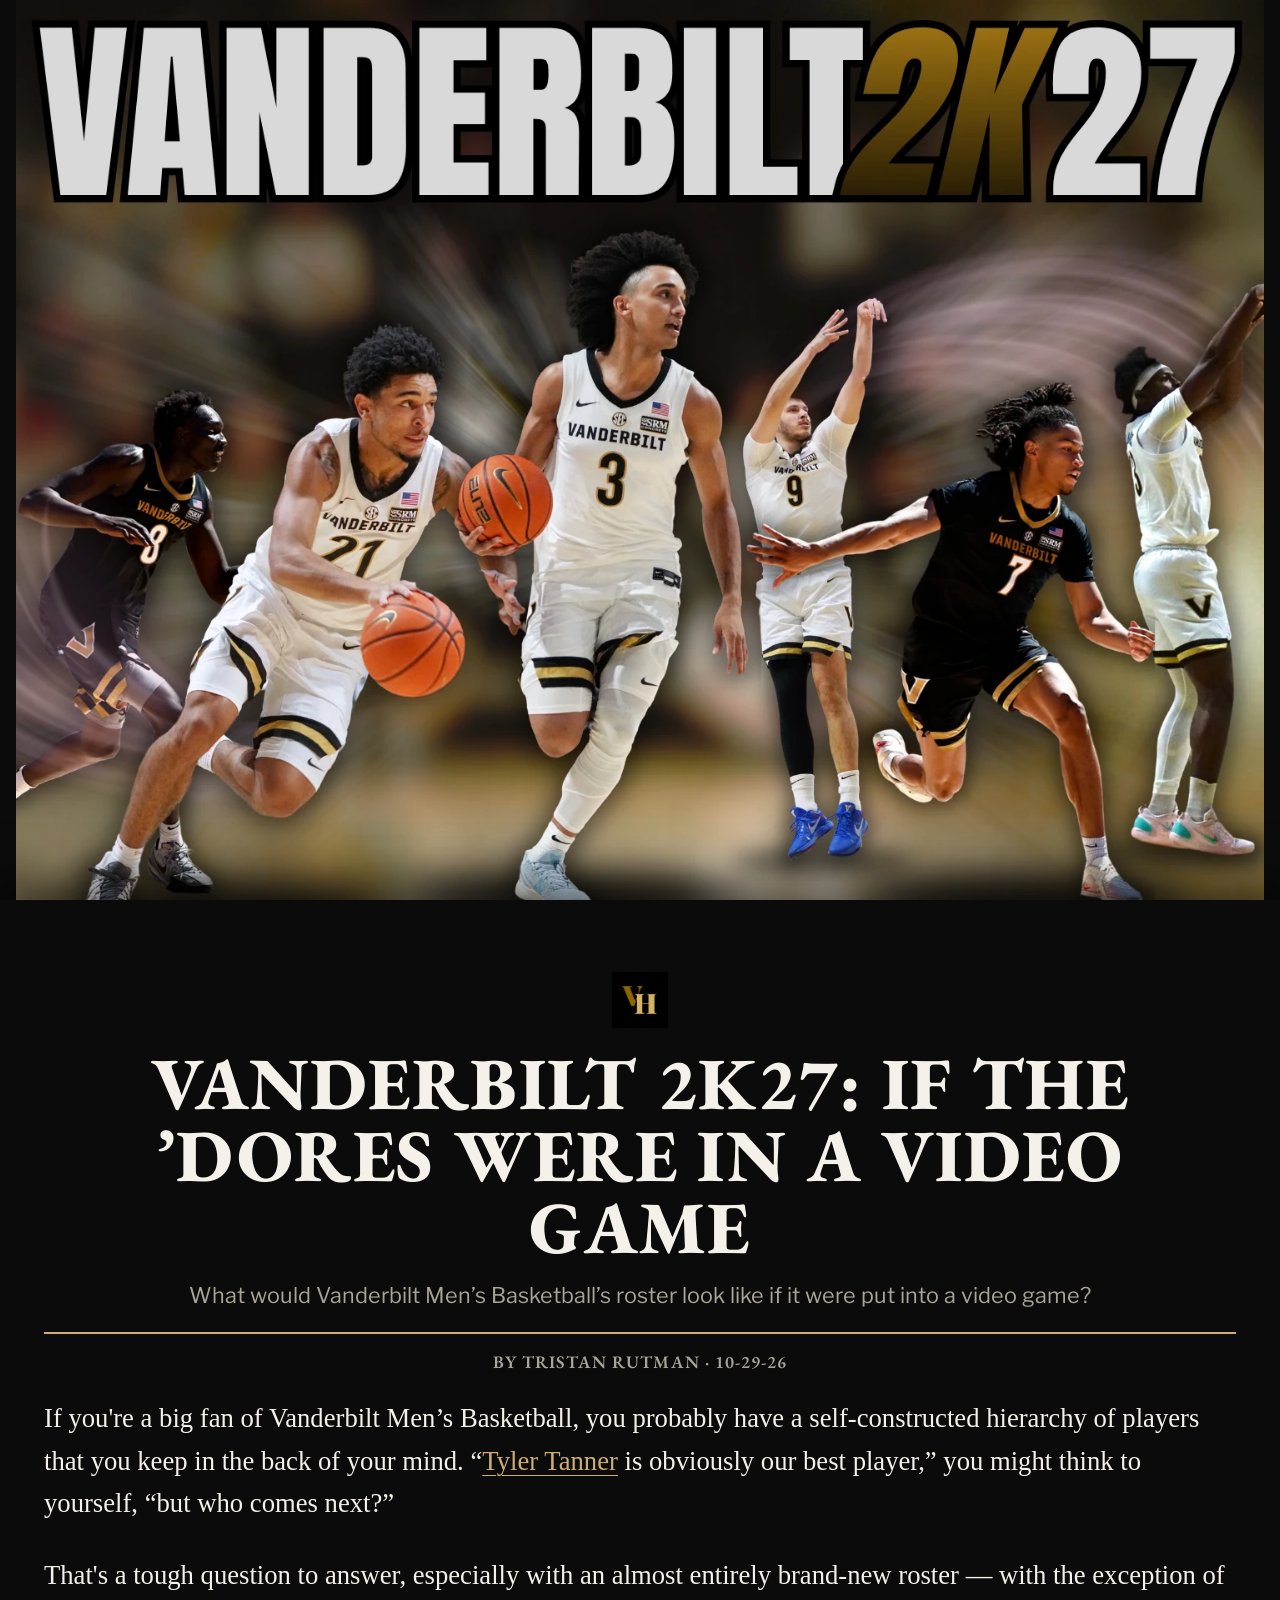
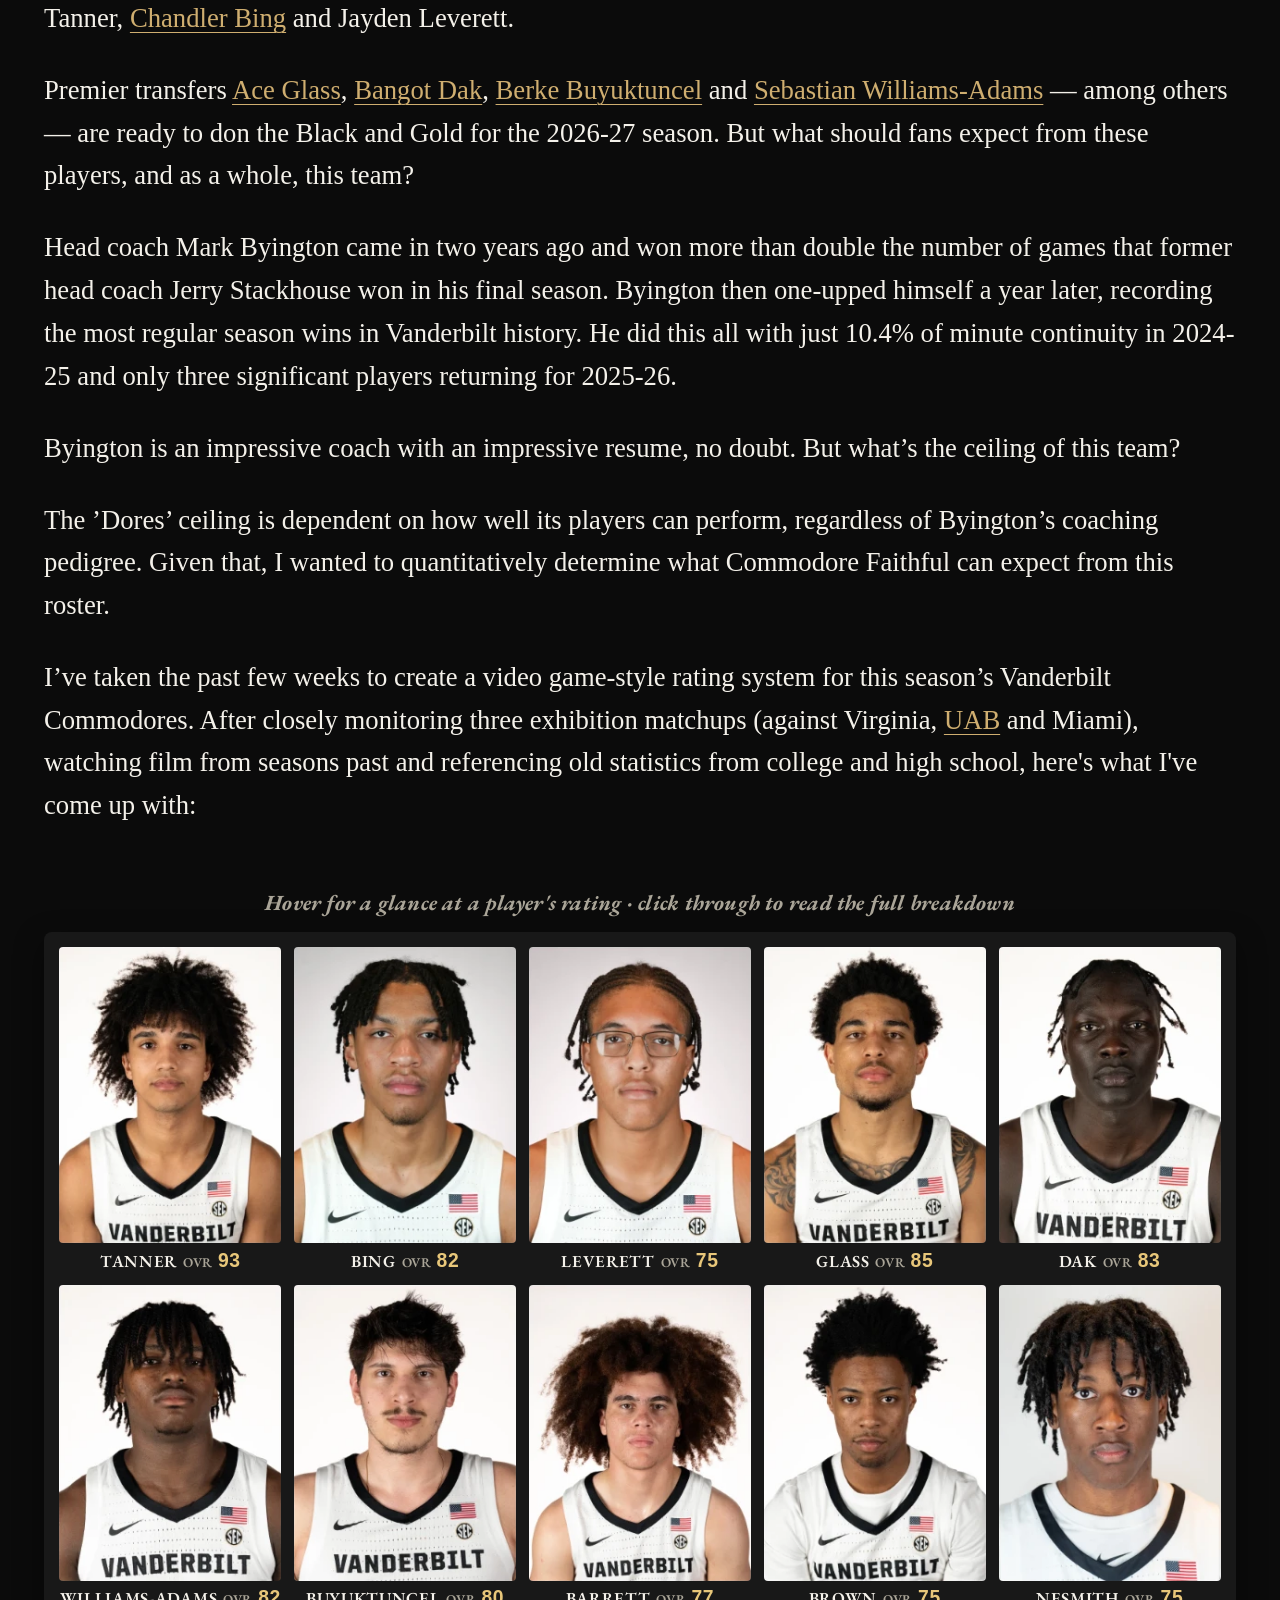
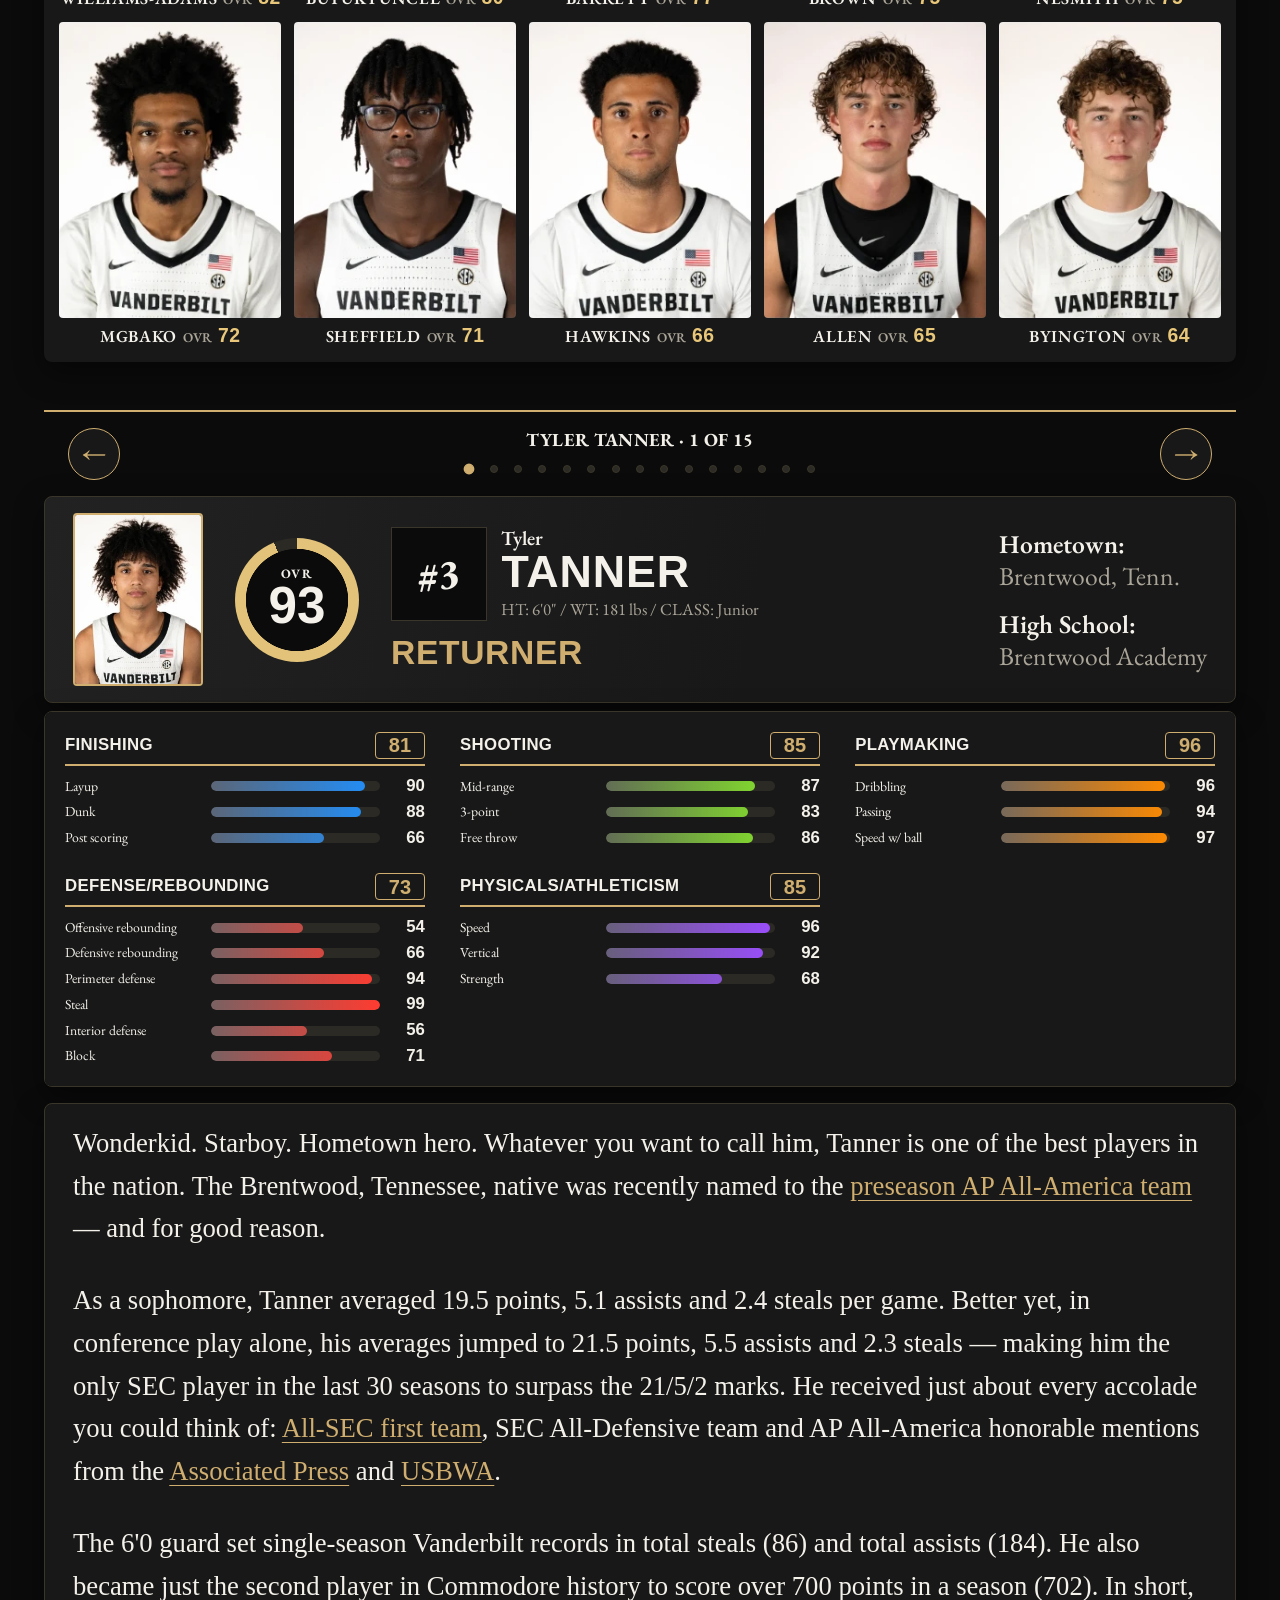
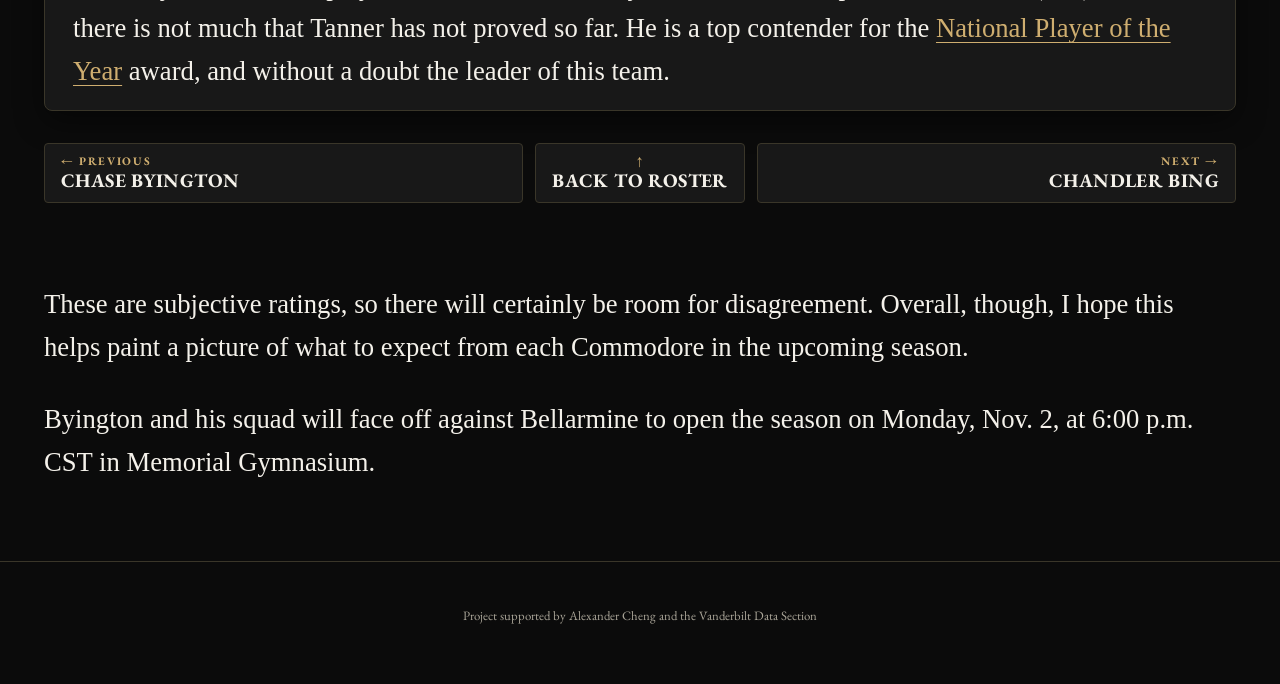
<file: index.html>
<!doctype html>
<html lang="en" data-theme="vandy">
<head>
  <meta charset="utf-8">
  <meta name="viewport" content="width=device-width, initial-scale=1">
  <title>Roster Ratings</title>
  <meta name="description" content="Interactive roster ratings.">
  <!-- Web fonts (title: EB Garamond, deck: Libre Franklin). Body uses system Georgia. Remove this block to go fully offline. -->
  <link rel="preconnect" href="https://fonts.googleapis.com">
  <link rel="preconnect" href="https://fonts.gstatic.com" crossorigin>
  <link rel="stylesheet" href="https://fonts.googleapis.com/css2?family=EB+Garamond:wght@400;500;700;800&family=Libre+Franklin:wght@400;500;600&display=swap">
  <link rel="stylesheet" href="css/tokens.css">
  <link rel="stylesheet" href="css/chart.css">
  <link rel="stylesheet" href="css/site.css">
</head>
<body id="top">
  <a class="skip" href="#roster">Skip to roster</a>

  <!-- Full-width banner: content/article.json "hero". Stays put while the article scrolls up over it. -->
  <div class="hero" id="hero"></div>

  <main>
    <!-- SECTION A: article header — content/article.json -->
    <header class="masthead" id="masthead"></header>

    <!-- SECTION B: interactive roster — data/hotspots.json -->
    <section class="roster" id="roster" aria-label="Interactive team roster" tabindex="-1">
      <p class="roster__hint"><span class="hint--hover">Hover</span><span class="hint--touch">Tap</span> for a glance at a player's rating · click through to read the full breakdown</p>
      <div id="roster-host"></div>
    </section>

    <!-- SECTION C: player profiles, generated from data/players.json -->
    <section class="profiles" id="profiles" aria-label="Player profiles"></section>

    <!-- SECTION D: concluding text — "conclusion" in content/article.json -->
    <section class="conclusion" id="conclusion" aria-label="Conclusion"></section>
  </main>

  <footer class="foot"><p>Project supported by Alexander Cheng and the Vanderbilt Data Section</p></footer>
  <noscript><p style="padding:2rem">This interactive page needs JavaScript.</p></noscript>
  <script type="module" src="js/main.js"></script>
  <!-- Cloudflare Web Analytics --><script type='module' src='https://static.cloudflareinsights.com/beacon.min.js' data-cf-beacon='{"token": "6e277459cb844ac298d3883d6197bab8"}'></script><!-- End Cloudflare Web Analytics -->
</body>
</html>
</file>
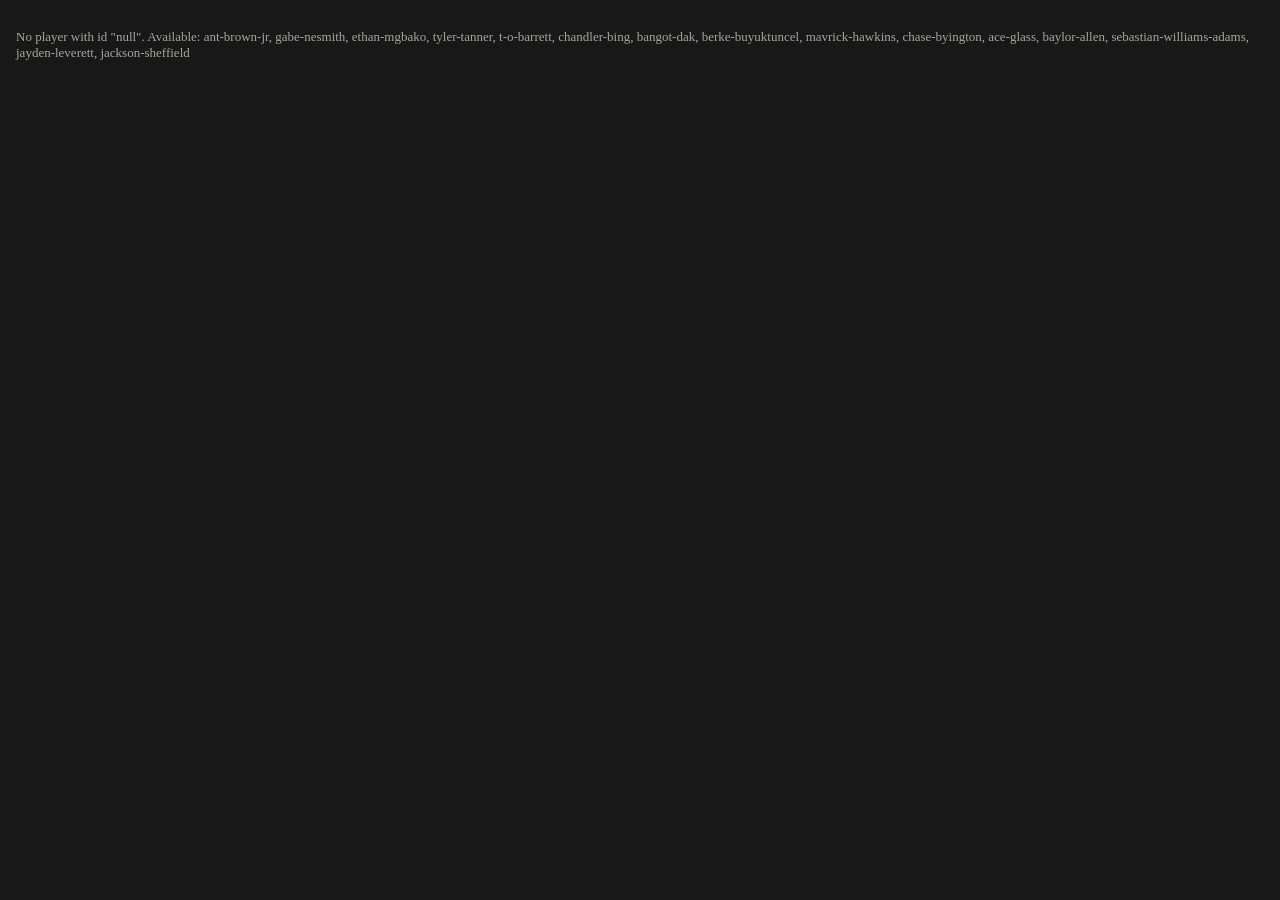
<file: charts/player.html>
<!doctype html>
<html lang="en" data-theme="vandy">
<head>
  <meta charset="utf-8">
  <meta name="viewport" content="width=device-width, initial-scale=1">
  <title>Player attribute ratings</title>
  <link rel="preconnect" href="https://fonts.googleapis.com">
  <link rel="preconnect" href="https://fonts.gstatic.com" crossorigin>
  <link rel="stylesheet" href="https://fonts.googleapis.com/css2?family=EB+Garamond:wght@400;500;700;800&display=swap">
  <link rel="stylesheet" href="../css/tokens.css">
  <link rel="stylesheet" href="../css/chart.css">
  <style>html,body{margin:0;background:var(--c-surface)}html.is-embedded,html.is-embedded body{overflow:hidden}</style>
</head>
<body>
  <!-- Usage: <iframe src="charts/player.html?p=tyler-tanner" title="Player attribute ratings"></iframe>
       Options: &theme=vandy|dark|editorial   &header=0 (hide name/overall header) -->
  <div id="chart" aria-live="polite"></div>
  <noscript>This chart needs JavaScript.</noscript>
  <script type="module" src="../js/chart-page.js"></script>
</body>
</html>
</file>
<file: css/tokens.css>
/* ==========================================================================
   DESIGN TOKENS — the single place to restyle the site.
   Active theme = <html data-theme="..."> (set from config/site.json or ?theme=).
   Defaults below are the "vandy" theme; other themes override only what differs.
   ========================================================================== */
:root, :root[data-theme="vandy"] {
  color-scheme: dark;
  /* colors */
  --c-bg: #0b0b0b;
  --c-bg-alt: #121212;
  --c-surface: #181818;
  --c-surface-2: #222;
  --c-text: #f4f1ea;
  --c-text-muted: #aaa598;
  --c-primary: #cfae70;        /* Vanderbilt gold */
  --c-secondary: #ffffff;
  --c-accent: #e8c77a;
  --c-on-primary: #0b0b0b;
  --c-border: #3a3629;
  --c-focus: #ffd980;
  --c-hotspot: rgba(207,174,112,.9);
  --c-placeholder: #8a8574;
  /* rating bars (tier colors — numbers always shown too) */
  --bar-track: #2c2a24;
  --bar-elite: #f3d68b;
  --bar-high: #cfae70;
  --bar-mid: #9d8658;
  --bar-low: #6c6858;
  --bar-na: #3a3a3a;
  /* per-category bar gradients (card layout + hover card): [low-skill end = muted, high-skill end = vivid] */
  --cat-finishing-from: #5b6678;  --cat-finishing-to: #1e90ff;   /* azure blue */
  --cat-shooting-from: #626d55;   --cat-shooting-to: #84e22a;    /* lime green */
  --cat-playmaking-from: #78695a; --cat-playmaking-to: #ff8a00;  /* orange */
  --cat-defense-rebounding-from: #7a6162; --cat-defense-rebounding-to: #ff3b30;  /* red */
  --cat-physicals-athleticism-from: #685f7c; --cat-physicals-athleticism-to: #9b4dff;  /* purple */
  /* overall rating color: muted at low OVR, vivid at high OVR */
  --ovr-lo: color-mix(in srgb, var(--c-primary) 25%, #77736a);
  --ovr-hi: var(--c-accent);
  /* typography */
  --font-display: "Avenir Next Condensed", "Arial Narrow", "Roboto Condensed", "Helvetica Neue", Arial, sans-serif;
  --font-brand: "Agency FB Wide Black", "Agency FB", "Arial Narrow Bold", "Arial Narrow", var(--font-display);   /* sticky-bar title */
  --font-title: "EB Garamond", Garamond, "Iowan Old Style", Georgia, serif;   /* article title */
  --font-deck: "Libre Franklin", "Helvetica Neue", Arial, sans-serif;           /* subtitle / dek */
  --font-body: Georgia, "Times New Roman", serif;                              /* article + player writing */
  --title-weight: 800;
  --title-transform: uppercase;
  --title-tracking: .02em;
  --font-ui: "EB Garamond", Garamond, "Iowan Old Style", Georgia, serif;   /* labels, buttons, bar names, byline, cards */
  --display-weight: 800;
  --display-transform: uppercase;
  --display-tracking: .02em;
  --fs-base: 1.667rem;
  --fs-small: .8125rem;
  --fs-label: .78rem;
  --fs-h1: clamp(2.4rem, 6vw, 4.6rem);
  --fs-h2: clamp(1.8rem, 3.6vw, 2.8rem);
  --fs-ovr: clamp(3.4rem, 8vw, 5.6rem);
  --fs-ovr-card: 3.1rem;
  /* shape */
  --radius: 4px;
  --radius-lg: 8px;
  --border: 1px solid var(--c-border);
  --border-strong: 2px solid var(--c-primary);
  --shadow: 0 10px 30px rgba(0,0,0,.45);
  --shadow-card: 0 14px 40px rgba(0,0,0,.65);
  /* motion & effects */
  --anim-speed: 180ms;
  --anim-bars: 700ms;
  --hover-lift: -2px;
  --card-opacity: 97%;
  --card-blur: 6px;
  /* layout & spacing */
  --space: 1rem;
  --layout-width: 760px;       /* reading column */
  --layout-wide: 1240px;       /* roster + profiles */
  --header-h: 0px;             /* scroll offset (no sticky bar) */
}

:root[data-theme="dark"] {
  color-scheme: dark;
  --c-bg: #07090f; --c-bg-alt: #0c1018; --c-surface: #121826; --c-surface-2: #1b2335;
  --c-text: #eef2fa; --c-text-muted: #98a3ba;
  --c-primary: #28d4ff; --c-secondary: #ffffff; --c-accent: #b6ff3c; --c-on-primary: #04121a;
  --c-border: #27324a; --c-focus: #b6ff3c; --c-hotspot: rgba(40,212,255,.9);
  --bar-track: #1d2638; --bar-elite: #b6ff3c; --bar-high: #28d4ff; --bar-mid: #3c8fd6; --bar-low: #596a8c;
  --font-body: "Avenir Next", "Helvetica Neue", "Segoe UI", Arial, sans-serif;
  --radius: 10px; --radius-lg: 16px;
  --border-strong: 2px solid var(--c-primary);
}

:root[data-theme="editorial"] {
  color-scheme: light;
  --c-bg: #f6f2ea; --c-bg-alt: #ede7da; --c-surface: #fffdf8; --c-surface-2: #f1ebdd;
  --c-text: #1c1a16; --c-text-muted: #5f5a4e;
  --c-primary: #8a6a2f; --c-secondary: #1c1a16; --c-accent: #b3261e; --c-on-primary: #fffdf8;
  --c-border: #d6ccb6; --c-focus: #b3261e; --c-hotspot: rgba(179,38,30,.9); --c-placeholder: #8c8571;
  --bar-track: #e3dac6; --bar-elite: #b3261e; --bar-high: #1c1a16; --bar-mid: #5f5a4e; --bar-low: #9a937f;
  --bar-na: #d8d2c2;
  --font-display: "Playfair Display", "Iowan Old Style", Georgia, serif;
  --display-weight: 700; --display-transform: none; --display-tracking: 0;
  --font-ui: "Helvetica Neue", Arial, sans-serif;
  --radius: 2px; --radius-lg: 2px;
  --shadow: 0 6px 20px rgba(60,45,20,.12); --shadow-card: 0 12px 30px rgba(60,45,20,.28);
  --card-opacity: 100%;
}
</file>
<file: css/chart.css>
/* Attribute chart — styled only with tokens. Shared by the article and charts/player.html. */
.pchart { font-family: var(--font-ui); color: var(--c-text); background: var(--c-surface); padding: 1.25rem 1.25rem 1rem; container-type: inline-size; }
.pchart__error { padding: 1rem; color: var(--c-text-muted); font-size: var(--fs-small); }
.pchart__head { display: flex; align-items: center; justify-content: space-between; gap: 1rem; margin-bottom: 1.1rem; padding-bottom: .8rem; border-bottom: var(--border); }
.pchart__name { margin: 0; font: var(--display-weight) 1.6rem/1 var(--font-display); text-transform: var(--display-transform); letter-spacing: var(--display-tracking); }

.ovr { display: inline-flex; flex-direction: column; align-items: center; line-height: 1; background: var(--c-primary); color: var(--c-on-primary); padding: .35rem .7rem .3rem; border-radius: var(--radius); min-width: 3.6rem; }
.ovr__num { font: 900 2.2rem/1 var(--font-display); font-variant-numeric: tabular-nums; }
.ovr__lbl { font: 700 .62rem/1 var(--font-ui); letter-spacing: .18em; margin-top: .15rem; }

.pchart__groups { display: grid; gap: 1.4rem 2.2rem; grid-template-columns: 1fr; }
@container (min-width: 640px) { .pchart__groups { grid-template-columns: 1fr 1fr; } }
@container (min-width: 1000px) { .pchart__groups { grid-template-columns: 1fr 1fr 1fr; } }

.group__head { display: flex; align-items: center; justify-content: space-between; border-bottom: var(--border-strong); padding-bottom: .3rem; margin-bottom: .5rem; }
.group__title { margin: 0; font: var(--display-weight) 1.05rem/1.1 var(--font-display); text-transform: var(--display-transform); letter-spacing: var(--display-tracking); }
.group__rating { font: 900 1.25rem/1 var(--font-display); font-variant-numeric: tabular-nums; color: var(--c-primary); border: 1px solid currentColor; border-radius: var(--radius); padding: .15rem .45rem; min-width: 2.1rem; text-align: center; }
.attrs { list-style: none; margin: 0; padding: 0; }
.attr { display: grid; grid-template-columns: minmax(7.5rem, 38%) 1fr 2.2rem; align-items: center; gap: .6rem; padding: .28rem 0; }
.attr__label { font-size: .86rem; color: var(--c-text); line-height: 1.15; }
.attr__val { font: 800 1.05rem/1 var(--font-display); font-variant-numeric: tabular-nums; text-align: right; }
@container (max-width: 380px) { .attr { grid-template-columns: 1fr 2.2rem; } .attr .bar { grid-column: 1 / -1; grid-row: 2; } .attr__val { grid-row: 1; grid-column: 2; } }

.bar { height: .62rem; background: var(--bar-track); border-radius: 99px; overflow: hidden; }
.bar__fill { display: block; height: 100%; width: 0; border-radius: inherit; background: var(--bar-low); }
.is-in .bar__fill { width: var(--w); transition: width var(--anim-bars) cubic-bezier(.2,.7,.2,1); }
[data-tier="elite"] > .bar__fill { background: var(--bar-elite); }
[data-tier="high"] > .bar__fill { background: var(--bar-high); }
[data-tier="mid"] > .bar__fill { background: var(--bar-mid); }
[data-tier="low"] > .bar__fill { background: var(--bar-low); }
.bar[data-tier="na"] { background: repeating-linear-gradient(45deg, var(--bar-na) 0 4px, transparent 4px 8px); }
.attr__val[data-tier="na"], .group__rating[data-tier="na"] { color: var(--c-text-muted); font-size: .8rem; }
/* per-category colors (opt-in: .pchart--cat in the card layout; always on in the roster hover card).
   The gradient is pinned to the full 0-max track: low ratings only reach the muted end, high ratings the vivid end. */
.pchart--cat .bar__fill, .rcard .bar__fill { background-size: calc(10000% / var(--wn, 100)) 100%; background-repeat: no-repeat; }
.pchart--cat .group[data-cat="finishing"] .bar__fill, .rcard__row[data-cat="finishing"] .bar__fill { background-image: linear-gradient(90deg, var(--cat-finishing-from), var(--cat-finishing-to)); }
.pchart--cat .group[data-cat="shooting"] .bar__fill, .rcard__row[data-cat="shooting"] .bar__fill { background-image: linear-gradient(90deg, var(--cat-shooting-from), var(--cat-shooting-to)); }
.pchart--cat .group[data-cat="playmaking"] .bar__fill, .rcard__row[data-cat="playmaking"] .bar__fill { background-image: linear-gradient(90deg, var(--cat-playmaking-from), var(--cat-playmaking-to)); }
.pchart--cat .group[data-cat="defense-rebounding"] .bar__fill, .rcard__row[data-cat="defense-rebounding"] .bar__fill { background-image: linear-gradient(90deg, var(--cat-defense-rebounding-from), var(--cat-defense-rebounding-to)); }
.pchart--cat .group[data-cat="physicals-athleticism"] .bar__fill, .rcard__row[data-cat="physicals-athleticism"] .bar__fill { background-image: linear-gradient(90deg, var(--cat-physicals-athleticism-from), var(--cat-physicals-athleticism-to)); }
.pchart--cat .bar[data-tier="na"] .bar__fill, .rcard .bar[data-tier="na"] .bar__fill { background: none; }

@media (prefers-reduced-motion: reduce) { .is-in .bar__fill { transition: none; } }
</file>
<file: css/site.css>
/* Article layout + roster + hover card + profiles. All values come from css/tokens.css. */
/* Sticky-bar font. Uses Agency FB Wide Black if installed on the reader's computer, or from
   assets/fonts/AgencyFB-WideBlack.woff2 if you add the file (needs a web-font license). Otherwise falls back. */
@font-face { font-family: "Agency FB Wide Black"; font-weight: 400 900; src: local("Agency FB Wide Black"), local("AgencyFB-WideBlack"), url("../assets/fonts/AgencyFB-WideBlack.woff2") format("woff2"); }
*, *::before, *::after { box-sizing: border-box; }
html { scroll-behavior: smooth; }
@media (prefers-reduced-motion: reduce) { html { scroll-behavior: auto; } }
body { margin: 0; background: var(--c-bg); color: var(--c-text); font: 400 var(--fs-base)/1.6 var(--font-body); -webkit-font-smoothing: antialiased; }
:focus-visible { outline: 3px solid var(--c-focus); outline-offset: 3px; }
.skip { position: absolute; left: -999px; top: 0; background: var(--c-primary); color: var(--c-on-primary); padding: .6rem 1rem; z-index: 100; }
.skip:focus { left: 8px; top: 8px; }
.placeholder { color: var(--c-placeholder); border: 1px dashed var(--c-border); padding: .35rem .6rem; border-radius: var(--radius); font-family: var(--font-ui); font-size: .9em; display: inline-block; }
h1, h2 { margin: 0; }
.masthead__kicker.placeholder, .masthead__title.placeholder, .masthead__dek.placeholder, .masthead__intro .placeholder { display: block; overflow-wrap: anywhere; }
.masthead__title.placeholder { font-size: clamp(1.5rem, 5vw, 2.4rem); line-height: 1.1; padding: .6rem .8rem; }

/* hero banner: pinned behind the page; <main> (opaque) scrolls up over it */
.hero { position: sticky; top: 0; z-index: 0; width: 100%; height: min(100vh, 72.14vw); overflow: hidden; background: #0b0b0b; display: flex; justify-content: center; }  /* whole photo visible, centered; on very wide screens it fits the window height */
.hero img { display: block; height: 100%; width: auto; max-width: 100%; object-fit: contain; margin: 0 auto; }
main { position: relative; z-index: 1; background: var(--c-bg); box-shadow: 0 -18px 40px rgba(0,0,0,.55); }
.foot { position: relative; z-index: 1; background: var(--c-bg); }
/* masthead */
.masthead { max-width: var(--layout-wide); margin: 0 auto; padding: clamp(2rem, 6vw, 4.5rem) clamp(.5rem, 2vw, 1.5rem) 2rem; }
.masthead__title, .masthead__dek, .masthead__by { text-align: center; }  /* centered over the full roster width; the gold rule spans the same width as the intro */
.masthead__logolink { display: block; width: fit-content; margin: 0 auto; }
.masthead__logo { margin-left: auto; margin-right: auto; }
.masthead__logo { height: 56px; width: auto; display: block; margin-bottom: 1.2rem; }
.masthead__kicker { margin: 0 0 .6rem; font: 700 var(--fs-label)/1 var(--font-ui); letter-spacing: .2em; text-transform: uppercase; color: var(--c-primary); }
.masthead__title { font: var(--title-weight) var(--fs-h1)/.98 var(--font-title); text-transform: var(--title-transform); letter-spacing: var(--title-tracking); }
.masthead__dek { font: 400 1.35rem/1.4 var(--font-deck); color: var(--c-text-muted); margin: 1rem 0 1.4rem; }
.masthead__by { font: 600 1.1rem var(--font-ui); letter-spacing: .06em; text-transform: uppercase; color: var(--c-text-muted); margin: 0 0 1.5rem; padding-top: 1rem; border-top: var(--border-strong); }
.masthead__intro p { margin: 0 0 1.1em; }
.masthead__intro a, .conclusion a, .pbox a { color: var(--c-primary); text-decoration: underline; text-decoration-thickness: 1px; text-underline-offset: .18em; transition: color var(--anim-speed); }
.masthead__intro a:hover, .conclusion a:hover, .pbox a:hover { color: var(--c-accent); text-decoration-thickness: 2px; }
.conclusion { max-width: var(--layout-wide); margin: 0 auto; padding: 1rem clamp(.5rem, 2vw, 1.5rem) 3rem; scroll-margin-top: var(--header-h); }
.conclusion p { margin: 0 0 1.1em; }
.conclusion .placeholder { display: block; overflow-wrap: anywhere; }

/* roster */
.roster { max-width: var(--layout-wide); margin: 0 auto; padding: 0 clamp(.5rem, 2vw, 1.5rem) 3rem; scroll-margin-top: var(--header-h); outline: none; }
.roster__hint { font: italic 700 1.35rem/1.3 var(--font-title); letter-spacing: .01em; color: var(--c-text-muted); margin: 0 0 1rem; text-align: center; }
.hint--touch { display: none; } @media (hover: none) { .hint--touch { display: inline; } .hint--hover { display: none; } }
.roster__stage { position: relative; border-radius: var(--radius-lg); overflow: visible; box-shadow: var(--shadow); background: var(--c-surface); }
.roster__img { display: block; width: 100%; height: auto; border-radius: var(--radius-lg); user-select: none; -webkit-user-drag: none; }
.roster__stage.is-placeholder { background: repeating-linear-gradient(45deg, var(--c-surface) 0 18px, var(--c-surface-2) 18px 36px); border: 2px dashed var(--c-placeholder); }
.roster__ph { position: absolute; inset: 0; display: grid; place-content: center; gap: .4rem; text-align: center; color: var(--c-placeholder); font-family: var(--font-ui); padding: 1rem; }
.roster__grid { display: grid; grid-template-columns: repeat(5, 1fr); gap: clamp(.3rem, 1vw, .8rem); padding: clamp(.3rem, 1.2vw, 1rem); border-radius: var(--radius-lg); box-shadow: var(--shadow); background: var(--c-surface); }
.rtile { min-width: 0; }
.rtile__photo { position: relative; width: 100%; background-repeat: no-repeat; border-radius: var(--radius); }
.rtile__cap { display: flex; flex-wrap: wrap; justify-content: center; align-items: baseline; gap: 0 .35em; margin-top: .45em; color: var(--c-text); text-decoration: none; text-transform: uppercase; letter-spacing: .04em; font: 600 clamp(.6rem, 1.5vw, 1.05rem)/1.25 var(--font-ui); text-align: center; }
.rtile__cap:hover .rtile__name { color: var(--c-primary); }
.rtile__score { white-space: nowrap; display: inline-flex; align-items: baseline; gap: .3em; }
.rtile__ovr { color: var(--c-text-muted); font-size: .8em; }
.rtile__num { font: 900 1.15em/1 var(--font-display); color: var(--c-accent); font-variant-numeric: tabular-nums; }
.roster__hotspots { position: absolute; inset: 0; }
.hotspot { position: absolute; transform: translate(-50%, -50%); display: block; border-radius: 50%; border: 2px solid transparent; transition: border-color var(--anim-speed), background var(--anim-speed), transform var(--anim-speed); -webkit-tap-highlight-color: transparent; }
.hotspot[data-shape="rect"] { border-radius: var(--radius); }
.hotspot:hover, .hotspot:focus-visible { border-color: var(--c-hotspot); background: color-mix(in srgb, var(--c-primary) 14%, transparent); outline: none; }
.hotspot:focus-visible { box-shadow: 0 0 0 3px var(--c-focus); }
.hotspot::after { /* subtle always-on affordance */ content: ""; position: absolute; inset: 0; border-radius: inherit; border: 1px solid color-mix(in srgb, var(--c-primary) 0%, transparent); }
.hotspot__badge { position: absolute; left: 50%; bottom: 2%; transform: translate(-50%, 0); display: flex; align-items: baseline; gap: .35em; white-space: nowrap; background: rgba(10,10,10,.82); color: #fff; border-left: 3px solid var(--c-primary); padding: .15em .5em; border-radius: var(--radius); font: 600 clamp(.55rem, 1.1vw, .8rem)/1.2 var(--font-ui); pointer-events: none; opacity: .9; transition: opacity var(--anim-speed); }
.hotspot__badge b { font: 900 1.25em/1 var(--font-display); color: var(--c-accent); font-variant-numeric: tabular-nums; }
.hotspot__badge i { font-style: normal; letter-spacing: .04em; text-transform: uppercase; }
.hotspot:hover .hotspot__badge { opacity: 0; }
@media (max-width: 640px) { .hotspot__badge i { display: none; } }


/* hover card */
.rcard { position: fixed; left: 0; top: 0; z-index: 80; width: min(300px, calc(100vw - 16px)); padding: .9rem 1rem 1rem; background: color-mix(in srgb, var(--c-surface) var(--card-opacity), transparent); backdrop-filter: blur(var(--card-blur)); color: var(--c-text); border: var(--border); border-top: 4px solid var(--c-primary); border-radius: var(--radius-lg); box-shadow: var(--shadow-card); font-family: var(--font-ui); pointer-events: none; opacity: 0; transition: opacity var(--anim-speed) ease; }
.rcard.is-interactive { pointer-events: auto; }
.rcard.is-in { opacity: 1; }
.rcard[hidden] { display: none; }
.rcard__top { display: flex; align-items: center; justify-content: space-between; gap: .75rem; margin-bottom: .5rem; padding-bottom: .45rem; border-bottom: var(--border); }
.rcard__name { font: var(--display-weight) 1.2rem/1.05 var(--font-display); text-transform: var(--display-transform); letter-spacing: var(--display-tracking); }
.rcard__ovr { display: flex; flex-direction: column; align-items: center; line-height: 1; background: color-mix(in srgb, var(--ovr-hi) calc(var(--p, 100) * 1%), var(--ovr-lo)); color: var(--c-on-primary); border-radius: var(--radius); padding: .3rem .6rem .25rem; }
.rcard__ovrnum { font: 900 var(--fs-ovr-card)/1 var(--font-display); font-variant-numeric: tabular-nums; }
.rcard__ovrlbl { font: 700 .6rem/1 var(--font-ui); letter-spacing: .2em; margin-top: .1rem; }
.rcard__row { display: grid; grid-template-columns: 5.2rem 1fr 1.8rem; align-items: center; gap: .55rem; padding: .13rem 0; }
.rcard__lbl { font: 600 .74rem/1 var(--font-ui); text-transform: uppercase; letter-spacing: .05em; color: var(--c-text-muted); white-space: nowrap; }
.rcard__val { font: 800 1rem/1 var(--font-display); text-align: right; font-variant-numeric: tabular-nums; }
.rcard .bar__fill { width: 0; }
.rcard.bars-in .bar__fill { width: var(--w); transition: width 500ms cubic-bezier(.2,.7,.2,1); }
.rcard__go { display: block; margin-top: .8rem; text-align: center; padding: .8rem; min-height: 44px; background: var(--c-primary); color: var(--c-on-primary); font: 700 .85rem var(--font-ui); border-radius: var(--radius); text-decoration: none; }

/* profiles */
.profiles { max-width: var(--layout-wide); margin: 0 auto; padding: 0 clamp(.75rem, 3vw, 1.5rem) 3rem; }
.profile { margin: 0 0 4.5rem; padding-top: 1.5rem; border-top: var(--border-strong); scroll-margin-top: calc(var(--header-h) + 12px); outline: none; }
.profile:focus-visible { outline-offset: 8px; }
.pcard { display: grid; grid-template-columns: auto auto 1fr auto; align-items: center; gap: clamp(.8rem, 2.5vw, 2rem); padding: 1rem clamp(1rem, 2.5vw, 1.75rem); border: var(--border); border-radius: var(--radius-lg); background: linear-gradient(100deg, var(--c-surface-2), var(--c-surface) 60%); box-shadow: var(--shadow); }
.pcard__photo { width: clamp(84px, 12vw, 130px); aspect-ratio: 3 / 4; object-fit: cover; object-position: top; border-radius: var(--radius); border: 2px solid var(--c-primary); background: var(--c-surface-2); }
.pcard__ovr { --ring: color-mix(in srgb, var(--ovr-hi) calc(var(--p, 0) * 1%), var(--ovr-lo)); position: relative; width: clamp(88px, 11vw, 124px); aspect-ratio: 1; border-radius: 50%; display: grid; place-content: center; text-align: center; background: radial-gradient(closest-side, var(--c-bg) 82%, transparent 83%), conic-gradient(var(--ring) calc(var(--p) * 1%), var(--bar-track) 0); font-family: var(--font-display); }
.pcard__ovr small { font: 700 .8rem/1 var(--font-ui); letter-spacing: .08em; color: var(--c-text); }
.pcard__ovr b { font: 900 clamp(2rem, 4.4vw, 3.2rem)/1 var(--font-display); color: var(--c-text); font-variant-numeric: tabular-nums; }
.pcard__mid { min-width: 0; }
.pcard__top { display: flex; align-items: center; gap: .9rem; }
.pcard__num { flex: none; display: grid; place-items: center; min-width: clamp(4.2rem, 8vw, 6rem); align-self: stretch; padding: .5rem .8rem; text-align: center; background: var(--c-bg); border: var(--border); font: 800 clamp(1.7rem, 3.6vw, 2.6rem)/1 var(--font-ui); color: var(--c-text); }
.pcard__first { display: block; font: 600 1.25rem/1.1 var(--font-ui); color: var(--c-text); }
.pcard__last { font: var(--display-weight) clamp(1.7rem, 3.6vw, 2.8rem)/1 var(--font-display); text-transform: var(--display-transform); letter-spacing: var(--display-tracking); color: var(--c-text); }
.pcard__stats { margin: .3rem 0 0; font: 400 1.05rem/1.3 var(--font-ui); color: var(--c-text-muted); }
.pcard__tag { margin: .9rem 0 0; font: 800 clamp(1.3rem, 2.8vw, 2.1rem)/1.1 var(--font-display); text-transform: uppercase; letter-spacing: .02em; color: var(--c-primary); }
.pcard__side { margin: 0; font: 400 clamp(1.15rem, 2.2vw, 1.6rem)/1.25 var(--font-ui); text-align: left; }
.pcard__side dt { color: var(--c-text); font-weight: 600; } .pcard__side dd { margin: 0 0 1rem; color: var(--c-text-muted); } .pcard__side dd:last-child { margin: 0; }
@media (max-width: 860px) { .pcard { grid-template-columns: auto 1fr; } .pcard__mid { grid-column: 1 / -1; } .pcard__side { grid-column: 1 / -1; display: grid; grid-template-columns: auto 1fr; gap: 0 .6rem; } .pcard__side dd { margin: 0; } }
.pbox { margin-top: 1rem; padding: 1.1rem clamp(1rem, 2.5vw, 1.75rem); border: var(--border); border-radius: var(--radius-lg); background: var(--c-surface); box-shadow: var(--shadow); }
.pbox p { margin: 0 0 1.1em; } .pbox p:last-child { margin-bottom: 0; }
.profile__chart { margin-top: .5rem; border: var(--border); border-radius: var(--radius-lg); overflow: hidden; background: var(--c-surface); box-shadow: var(--shadow); }
.chart-frame { display: block; width: 100%; height: 640px; border: 0; background: var(--c-surface); }
.profile__nav { display: grid; grid-template-columns: 1fr auto 1fr; gap: .75rem; margin-top: 2rem; align-items: stretch; }
.navbtn { display: flex; flex-direction: column; justify-content: center; gap: .2rem; min-height: 56px; padding: .7rem 1rem; background: var(--c-surface); color: var(--c-text); border: var(--border); border-radius: var(--radius); text-decoration: none; font-family: var(--font-ui); transition: border-color var(--anim-speed), transform var(--anim-speed); }
.navbtn:hover { border-color: var(--c-primary); transform: translateY(var(--hover-lift)); }
.navbtn small { font: 700 .72rem/1 var(--font-title); letter-spacing: .14em; text-transform: uppercase; color: var(--c-primary); }
.navbtn span { font: 700 1.2rem/1.1 var(--font-title); text-transform: var(--display-transform); letter-spacing: .02em; }
.navbtn--next { text-align: right; align-items: flex-end; }
.navbtn--roster { align-items: center; text-align: center; }
@media (max-width: 640px) { .profile__nav { grid-template-columns: 1fr 1fr; } .navbtn--roster { grid-column: 1 / -1; order: 3; } }
.foot { text-align: center; padding: 2rem 1rem 3rem; color: var(--c-text-muted); font: .8rem var(--font-ui); border-top: var(--border); }

/* hotspot editor (?edit=1) */
.is-editing .hotspot { border-color: var(--c-hotspot); background: color-mix(in srgb, var(--c-primary) 12%, transparent); cursor: move; touch-action: none; }
.is-editing .hotspot.is-selected { background: color-mix(in srgb, var(--c-primary) 30%, transparent); border-style: dashed; }
.hotspot__tag { position: absolute; left: 50%; top: 4%; transform: translateX(-50%); background: var(--c-primary); color: var(--c-on-primary); font: 700 .65rem var(--font-ui); padding: .1em .4em; border-radius: 3px; white-space: nowrap; pointer-events: none; }
.editor { position: fixed; right: 12px; bottom: 12px; z-index: 90; width: 260px; background: var(--c-surface); border: var(--border-strong); border-radius: var(--radius-lg); padding: .9rem; font: .8rem var(--font-ui); box-shadow: var(--shadow-card); display: grid; gap: .5rem; }
.editor h3 { margin: 0; font: var(--display-weight) 1rem var(--font-display); text-transform: uppercase; color: var(--c-primary); }
.editor__hint { margin: 0; color: var(--c-text-muted); } .editor label { display: grid; gap: .2rem; color: var(--c-text-muted); }
.editor select, .editor button { font: inherit; padding: .5rem; border-radius: var(--radius); border: var(--border); background: var(--c-surface-2); color: var(--c-text); }
.editor output { font-family: ui-monospace, monospace; color: var(--c-accent); } .editor__btns { display: flex; gap: .4rem; } .editor__btns button { flex: 1; cursor: pointer; }

/* carousel view (profileView "carousel" / ?view=carousel) */
/* inactive slides stay laid out at full width (zero height, invisible) so their chart iframes measure correctly and don't jump when shown */
.profiles--carousel { position: relative; }
.profiles--carousel .profile:not(.is-active) { position: absolute; top: 0; left: 0; right: 0; height: 0; overflow: hidden; visibility: hidden; margin: 0; padding: 0; border: 0; pointer-events: none; }
.profiles--carousel .profile { scroll-margin-top: 4.9rem; margin-bottom: 1rem; border-top: 0; padding-top: .75rem; }
.profiles--carousel .profile.is-active { display: block; animation: slide-in 260ms cubic-bezier(.2,.7,.2,1); }
@keyframes slide-in { from { opacity: 0; transform: translateX(18px); } to { opacity: 1; transform: none; } }
@media (prefers-reduced-motion: reduce) { .profiles--carousel .profile.is-active { animation: none; } }
.carousel__bar { display: flex; align-items: center; gap: 1rem; max-width: var(--layout-wide); margin: 0 auto; padding: 1rem clamp(.5rem, 2vw, 1.5rem) .25rem; border-top: var(--border-strong); }
.carousel__mid { flex: 1; min-width: 0; text-align: center; }
.carousel__label { margin: 0 0 .5rem; font: 700 1.15rem/1.2 var(--font-title); letter-spacing: .02em; text-transform: uppercase; color: var(--c-text); }
.carousel__dots { display: flex; flex-wrap: wrap; justify-content: center; gap: .15rem; }
.carousel__dot { width: 22px; height: 22px; padding: 0; border: 0; background: none; cursor: pointer; position: relative; }
.carousel__dot::after { content: ""; position: absolute; inset: 7px; border-radius: 50%; background: var(--bar-track); border: 1px solid var(--c-border); transition: background var(--anim-speed), transform var(--anim-speed); }
.carousel__dot:hover::after { background: var(--c-text-muted); }
.carousel__dot.is-on::after { background: var(--c-primary); border-color: var(--c-primary); transform: scale(1.35); }
.carousel__btn { flex: none; width: 52px; height: 52px; border-radius: 50%; border: 1px solid var(--c-primary); background: var(--c-surface); color: var(--c-primary); font: 700 1.5rem/1 var(--font-title); cursor: pointer; transition: background var(--anim-speed), color var(--anim-speed); }
.carousel__btn--prev, .carousel__btn--next { display: grid; place-items: center; }
.carousel__btn:hover:not(:disabled) { background: var(--c-primary); color: var(--c-on-primary); }
.carousel__btn:disabled { opacity: .3; cursor: default; }
.carousel__btn:focus-visible { outline: 3px solid var(--c-focus); outline-offset: 2px; }
</file>
